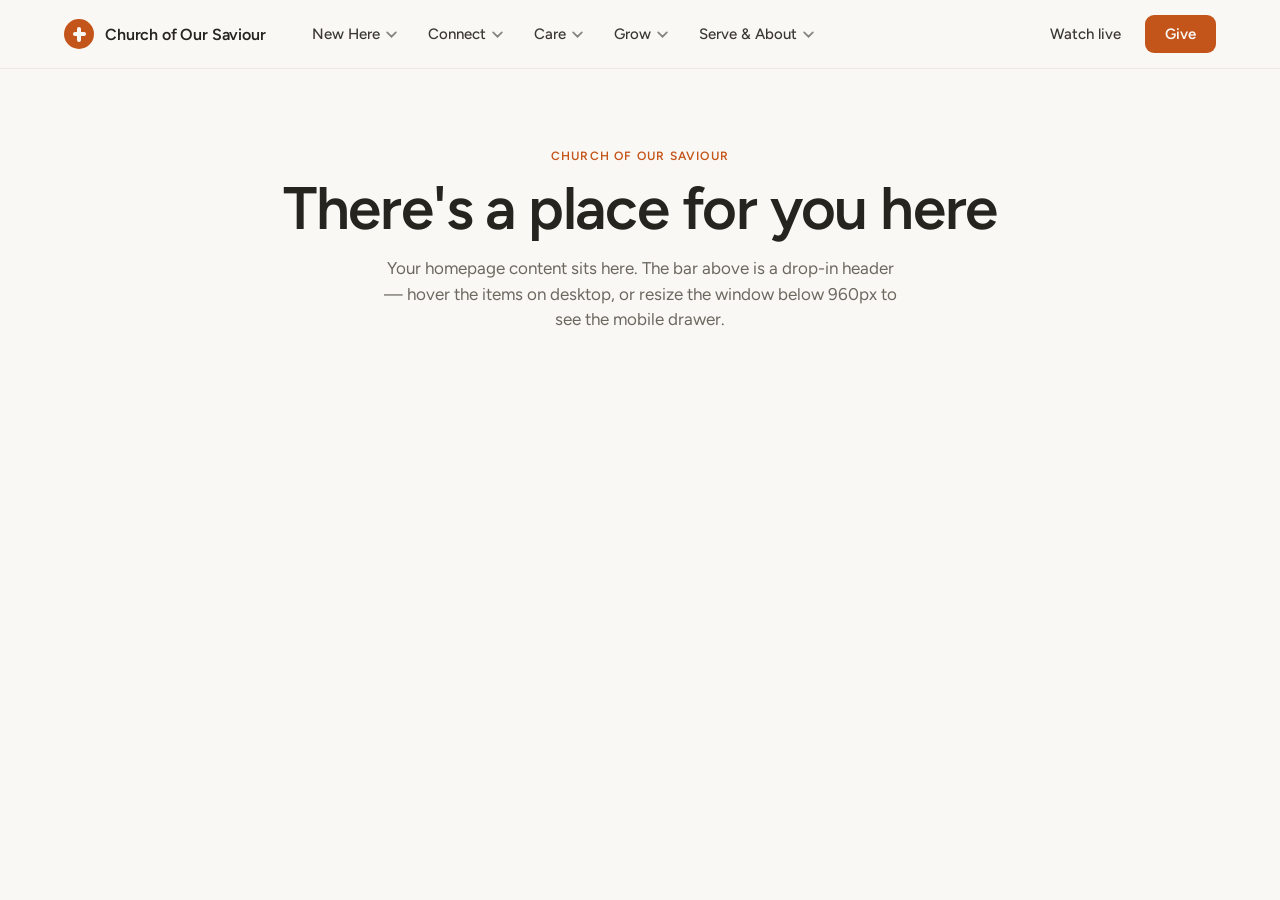
<file: coos-navbar.html>
<!DOCTYPE html>
<html lang="en">
<head>
<meta charset="utf-8">
<meta name="viewport" content="width=device-width, initial-scale=1">
<title>COOS — Navbar</title>
<link rel="preconnect" href="https://fonts.googleapis.com">
<link rel="preconnect" href="https://fonts.gstatic.com" crossorigin>
<link href="https://fonts.googleapis.com/css2?family=Figtree:wght@400;500;600&display=swap" rel="stylesheet">
<style>
  :root{
    --cream:#FAF8F5; --cream-2:#F3EFE9; --line:#EDE8E1;
    --ink:#26241F; --ink-2:#3A3833; --ink-soft:#6B6860;
    --coral:#C4551A; --coral-dark:#A0430F; --coral-soft:#E88C4D;
    --shadow:0 12px 40px rgba(38,36,31,.14);
  }
  *{margin:0;padding:0;box-sizing:border-box}
  body{font-family:'Figtree',-apple-system,BlinkMacSystemFont,sans-serif;background:var(--cream);color:var(--ink);-webkit-font-smoothing:antialiased}

  /* ---------- Bar ---------- */
  .nav{position:sticky;top:0;z-index:100;background:rgba(250,248,245,.92);backdrop-filter:saturate(140%) blur(10px);border-bottom:1px solid var(--line)}
  .nav__inner{max-width:1200px;margin:0 auto;height:68px;padding:0 24px;display:flex;align-items:center;gap:32px}
  .brand{display:flex;align-items:center;gap:11px;font-weight:600;font-size:16px;letter-spacing:-.01em;color:var(--ink);text-decoration:none;white-space:nowrap;flex-shrink:0}
  .brand .mark{width:30px;height:30px;border-radius:50%;background:var(--coral);position:relative;flex-shrink:0}
  .brand .mark:after{content:"";position:absolute;inset:0;margin:auto;width:4px;height:15px;background:var(--cream);border-radius:2px}
  .brand .mark:before{content:"";position:absolute;inset:0;margin:auto;width:13px;height:4px;background:var(--cream);border-radius:2px}

  .menu{display:flex;align-items:center;gap:2px;height:100%;flex:1}
  .item{position:relative;height:100%;display:flex;align-items:center}
  .item>button,.item>a{font:inherit;font-size:15px;font-weight:500;color:var(--ink-2);background:none;border:0;cursor:pointer;padding:8px 14px;border-radius:8px;display:flex;align-items:center;gap:5px;text-decoration:none;transition:color .15s,background .15s}
  .item>button:hover,.item>a:hover,.item.open>button{color:var(--coral);background:var(--cream-2)}
  .item>button svg{width:13px;height:13px;transition:transform .2s;opacity:.6}
  .item.open>button svg{transform:rotate(180deg)}

  .actions{display:flex;align-items:center;gap:10px;flex-shrink:0}
  .btn-ghost{font-size:15px;font-weight:500;color:var(--ink-2);text-decoration:none;padding:9px 14px;border-radius:9px;transition:color .15s,background .15s}
  .btn-ghost:hover{color:var(--coral);background:var(--cream-2)}
  .btn-solid{font-size:15px;font-weight:600;color:var(--cream);background:var(--coral);text-decoration:none;padding:10px 20px;border-radius:9px;transition:background .15s}
  .btn-solid:hover{background:var(--coral-dark)}

  /* ---------- Dropdown ---------- */
  .panel{position:absolute;top:calc(100% - 4px);left:0;min-width:520px;background:var(--cream);border:1px solid var(--line);border-radius:16px;box-shadow:var(--shadow);padding:20px;opacity:0;visibility:hidden;transform:translateY(6px);transition:opacity .18s,transform .18s,visibility .18s}
  .item.open .panel{opacity:1;visibility:visible;transform:translateY(0)}
  .panel--wide{min-width:640px}
  .panel--right{left:auto;right:0}
  .cols{display:grid;gap:22px}
  .cols-2{grid-template-columns:1fr 1fr}
  .col-h{font-size:12px;font-weight:600;letter-spacing:.06em;text-transform:uppercase;color:var(--coral);margin:0 8px 10px}
  .lnk{display:block;padding:8px;border-radius:9px;text-decoration:none;transition:background .13s}
  .lnk:hover{background:var(--cream-2)}
  .lnk .t{display:block;font-size:14.5px;font-weight:500;color:var(--ink)}
  .lnk .d{display:block;font-size:12.5px;color:var(--ink-soft);margin-top:1px;line-height:1.35}
  .lnk:hover .t{color:var(--coral)}

  .feature{background:var(--ink);border-radius:12px;padding:18px;text-decoration:none;display:flex;flex-direction:column;justify-content:flex-end;min-height:100%}
  .feature .k{font-size:11px;font-weight:600;letter-spacing:.08em;text-transform:uppercase;color:var(--coral-soft)}
  .feature .h{font-size:18px;font-weight:600;color:var(--cream);margin:6px 0 4px;letter-spacing:-.01em}
  .feature .s{font-size:13px;color:#C9C5BC;line-height:1.4}

  /* ---------- Mobile ---------- */
  .burger{display:none;margin-left:auto;background:none;border:0;cursor:pointer;padding:8px;border-radius:8px}
  .burger:hover{background:var(--cream-2)}
  .burger span{display:block;width:22px;height:2px;background:var(--ink);border-radius:2px;transition:.2s}
  .burger span+span{margin-top:5px}
  .mobile{display:none}

  @media(max-width:960px){
    .menu,.actions{display:none}
    .burger{display:block}
    .nav__inner{gap:0}
    .mobile{display:block;position:fixed;inset:68px 0 0;background:var(--cream);overflow-y:auto;padding:16px 20px 40px;transform:translateX(100%);transition:transform .25s;z-index:99}
    .mobile.open{transform:translateX(0)}
    .m-sec{border-bottom:1px solid var(--line)}
    .m-sec>button{width:100%;font:inherit;font-size:17px;font-weight:600;color:var(--ink);background:none;border:0;padding:16px 4px;display:flex;justify-content:space-between;align-items:center;cursor:pointer}
    .m-sec>button svg{width:15px;height:15px;transition:transform .2s;opacity:.5}
    .m-sec.open>button svg{transform:rotate(180deg)}
    .m-body{display:none;padding:0 4px 14px}
    .m-sec.open .m-body{display:block}
    .m-body a{display:block;padding:9px 0;font-size:15px;color:var(--ink-2);text-decoration:none}
    .m-body a .d{display:block;font-size:12.5px;color:var(--ink-soft)}
    .m-body .grp{font-size:11px;font-weight:600;letter-spacing:.06em;text-transform:uppercase;color:var(--coral);margin:12px 0 2px}
    .m-cta{display:flex;gap:10px;margin-top:22px}
    .m-cta a{flex:1;text-align:center;padding:13px;border-radius:10px;font-size:15px;font-weight:600;text-decoration:none}
    .m-cta .g{background:var(--cream-2);color:var(--ink)}
    .m-cta .s{background:var(--coral);color:var(--cream)}
  }

  /* demo page under the bar */
  .demo{max-width:1200px;margin:0 auto;padding:80px 24px;text-align:center}
  .demo .k{font-size:12px;font-weight:600;letter-spacing:.1em;text-transform:uppercase;color:var(--coral)}
  .demo h1{font-size:clamp(34px,6vw,60px);font-weight:600;letter-spacing:-.02em;margin:14px 0 0;line-height:1.05}
  .demo p{color:var(--ink-soft);font-size:17px;margin-top:16px;max-width:520px;margin-inline:auto;line-height:1.5}
</style>
</head>
<body>

<header class="nav">
  <div class="nav__inner">
    <a class="brand" href="/"><span class="mark"></span>Church of Our Saviour</a>

    <nav class="menu">
      <!-- NEW HERE -->
      <div class="item" data-menu>
        <button>New Here <svg viewBox="0 0 12 12"><path d="M2 4l4 4 4-4" stroke="currentColor" stroke-width="1.6" fill="none" stroke-linecap="round"/></svg></button>
        <div class="panel panel--wide">
          <div class="cols cols-2">
            <div>
              <div class="col-h">Plan your visit</div>
              <a class="lnk" href="/new/plan-your-visit/what-to-expect/"><span class="t">What to expect</span><span class="d">No form, no dress code, nothing expected</span></a>
              <a class="lnk" href="/new/plan-your-visit/getting-here/"><span class="t">Getting here & parking</span><span class="d">130 Margaret Drive · 10 min from Queenstown MRT</span></a>
              <a class="lnk" href="/new/plan-your-visit/with-kids/"><span class="t">Coming with kids</span><span class="d">COOSkidz check-in, age bands</span></a>
              <a class="lnk" href="/new/service-times/"><span class="t">Service times</span><span class="d">Both campuses · all languages</span></a>
            </div>
            <a class="feature" href="/new/next-step/">
              <span class="k">Your next step</span>
              <span class="h">There's a place for you here</span>
              <span class="s">Say hello, try Alpha, or find a group — whatever feels right first.</span>
            </a>
          </div>
        </div>
      </div>

      <!-- CONNECT -->
      <div class="item" data-menu>
        <button>Connect <svg viewBox="0 0 12 12"><path d="M2 4l4 4 4-4" stroke="currentColor" stroke-width="1.6" fill="none" stroke-linecap="round"/></svg></button>
        <div class="panel panel--wide">
          <div class="cols cols-2">
            <div>
              <div class="col-h">Find community</div>
              <a class="lnk" href="/connect/groups/"><span class="t">Groups directory</span><span class="d">Browse by interest, age or life stage</span></a>
              <!-- <a class="lnk" href="/connect/alpha/"><span class="t">Alpha</span><span class="d">Explore faith, no pressure</span></a>
              <a class="lnk" href="/connect/heyfam/"><span class="t">Families — Hey!FAM</span><span class="d">Parenting, marriage, family life</span></a> -->
              <a class="lnk" href="/connect/baptism-membership/"><span class="t">Baptism & membership</span></a>
            </div>
            <div>
              <div class="col-h">By life stage</div>
              <a class="lnk" href="/connect/kids/"><span class="t">Kids</span></a>
              <a class="lnk" href="/connect/sunshine/"><span class="t">Sunshine</span></a>
              <a class="lnk" href="/connect/youth/"><span class="t">Youth</span></a>
              <a class="lnk" href="/connect/young-adults/"><span class="t">Young adults</span></a>
              <a class="lnk" href="/connect/adults/"><span class="t">Adults</span></a>
              <a class="lnk" href="/connect/evergreen/"><span class="t">Seniors — Evergreen</span></a>
            </div>
          </div>
        </div>
      </div>

      <!-- CARE -->
      <div class="item" data-menu>
        <button>Care <svg viewBox="0 0 12 12"><path d="M2 4l4 4 4-4" stroke="currentColor" stroke-width="1.6" fill="none" stroke-linecap="round"/></svg></button>
        <div class="panel">
          <div class="cols">
            <div>
              <div class="col-h">We're here for you</div>
              <a class="lnk" href="/care/prayer-request/"><span class="t">Request prayer</span><span class="d">Someone will pray with you this week</span></a>
              <a class="lnk" href="/care/counselling/"><span class="t">Counselling</span></a>
              <a class="lnk" href="/care/healing/"><span class="t">Healing & healing rooms</span></a>
              <a class="lnk" href="/care/healing/inner-healing-deliverance/"><span class="t">Inner healing & deliverance</span></a>
              <a class="lnk" href="/care/choices/"><span class="t">Choices ministry</span></a>
            </div>
          </div>
        </div>
      </div>

      <!-- GROW -->
      <div class="item" data-menu>
        <button>Grow <svg viewBox="0 0 12 12"><path d="M2 4l4 4 4-4" stroke="currentColor" stroke-width="1.6" fill="none" stroke-linecap="round"/></svg></button>
        <div class="panel">
          <div class="cols">
            <div>
              <div class="col-h">Resources</div>
              <a class="lnk" href="/grow/sermons/"><span class="t">Sermon library</span><span class="d">Watch, listen, read the notes</span></a>
              <a class="lnk" href="/grow/articles/"><span class="t">Articles</span></a>
              <a class="lnk" href="/grow/stories/"><span class="t">Stories & testimonies</span></a>
              <a class="lnk" href="/grow/events/"><span class="t">What's on</span><span class="d">Upcoming events & calendar</span></a>
            </div>
          </div>
        </div>
      </div>

      <!-- SERVE & ABOUT -->
      <div class="item" data-menu>
        <button>Serve & About <svg viewBox="0 0 12 12"><path d="M2 4l4 4 4-4" stroke="currentColor" stroke-width="1.6" fill="none" stroke-linecap="round"/></svg></button>
        <div class="panel panel--wide panel--right">
          <div class="cols cols-2">
            <div>
              <div class="col-h">Serve</div>
              <a class="lnk" href="/serve/join-a-team/"><span class="t">Join a team</span><span class="d">Ways to volunteer & belong</span></a>
              <a class="lnk" href="/serve/missions/"><span class="t">Missions</span></a>
              <a class="lnk" href="/give/"><span class="t">Give</span></a>
            </div>
            <div>
              <div class="col-h">About</div>
              <a class="lnk" href="/about/beliefs/"><span class="t">What we believe</span></a>
              <a class="lnk" href="/about/vision/"><span class="t">Our vision</span></a>
              <a class="lnk" href="/about/history/"><span class="t">Our story</span></a>
              <a class="lnk" href="/about/team/"><span class="t">Our team</span></a>
              <a class="lnk" href="/contact-us/"><span class="t">Contact us</span></a>
            </div>
          </div>
        </div>
      </div>
    </nav>

    <div class="actions">
      <a class="btn-ghost" href="/live-service-portal/">Watch live</a>
      <a class="btn-solid" href="/give/">Give</a>
    </div>

    <button class="burger" aria-label="Menu" data-burger><span></span><span></span><span></span></button>
  </div>
</header>

<!-- Mobile drawer -->
<div class="mobile" data-mobile>
  <div class="m-sec"><button>New Here <svg viewBox="0 0 12 12"><path d="M2 4l4 4 4-4" stroke="currentColor" stroke-width="1.6" fill="none" stroke-linecap="round"/></svg></button>
    <div class="m-body">
      <a href="/new/plan-your-visit/what-to-expect/">What to expect<span class="d">No form, no dress code</span></a>
      <a href="/new/plan-your-visit/getting-here/">Getting here & parking</a>
      <a href="/new/plan-your-visit/with-kids/">Coming with kids</a>
      <a href="/new/service-times/">Service times</a>
      <a href="/new/next-step/">Your next step</a>
    </div></div>
  <div class="m-sec"><button>Connect <svg viewBox="0 0 12 12"><path d="M2 4l4 4 4-4" stroke="currentColor" stroke-width="1.6" fill="none" stroke-linecap="round"/></svg></button>
    <div class="m-body">
      <div class="grp">Find community</div>
      <a href="/connect/groups/">Groups directory</a>
      <a href="/connect/alpha/">Alpha</a>
      <a href="/connect/sunshine/">Sunshine</a>
      <a href="/connect/heyfam/">Families — Hey!FAM</a>
      <a href="/connect/baptism-membership/">Baptism & membership</a>
      <div class="grp">By life stage</div>
      <a href="/connect/kids/">Kids</a>
      <a href="/connect/youth/">Youth</a>
      <a href="/connect/young-adults/">Young adults</a>
      <a href="/connect/adults/">Adults</a>
      <a href="/connect/evergreen/">Seniors — Evergreen</a>
    </div></div>
  <div class="m-sec"><button>Care <svg viewBox="0 0 12 12"><path d="M2 4l4 4 4-4" stroke="currentColor" stroke-width="1.6" fill="none" stroke-linecap="round"/></svg></button>
    <div class="m-body">
      <a href="/care/prayer-request/">Request prayer</a>
      <a href="/care/counselling/">Counselling</a>
      <a href="/care/healing/">Healing & healing rooms</a>
      <a href="/care/healing/inner-healing-deliverance/">Inner healing & deliverance</a>
      <a href="/care/choices/">Choices ministry</a>
    </div></div>
  <div class="m-sec"><button>Grow <svg viewBox="0 0 12 12"><path d="M2 4l4 4 4-4" stroke="currentColor" stroke-width="1.6" fill="none" stroke-linecap="round"/></svg></button>
    <div class="m-body">
      <a href="/grow/sermons/">Sermon library</a>
      <a href="/grow/articles/">Articles</a>
      <a href="/grow/stories/">Stories & testimonies</a>
      <a href="/grow/events/">What's on</a>
    </div></div>
  <div class="m-sec"><button>Serve & About <svg viewBox="0 0 12 12"><path d="M2 4l4 4 4-4" stroke="currentColor" stroke-width="1.6" fill="none" stroke-linecap="round"/></svg></button>
    <div class="m-body">
      <div class="grp">Serve</div>
      <a href="/serve/join-a-team/">Join a team</a>
      <a href="/serve/missions/">Missions</a>
      <a href="/give/">Give</a>
      <div class="grp">About</div>
      <a href="/about/beliefs/">What we believe</a>
      <a href="/about/vision/">Our vision</a>
      <a href="/about/history/">Our story</a>
      <a href="/about/team/">Our team</a>
      <a href="/contact-us/">Contact us</a>
    </div></div>
  <div class="m-cta">
    <a class="g" href="/live-service-portal/">Watch live</a>
    <a class="s" href="/give/">Give</a>
  </div>
</div>

<main class="demo">
  <div class="k">Church of Our Saviour</div>
  <h1>There's a place for you here</h1>
  <p>Your homepage content sits here. The bar above is a drop-in header — hover the items on desktop, or resize the window below 960px to see the mobile drawer.</p>
</main>

<script>
  // Desktop: click to toggle, hover to open, outside-click / Esc to close
  const items=[...document.querySelectorAll('[data-menu]')];
  function closeAll(except){items.forEach(i=>{if(i!==except)i.classList.remove('open')})}
  items.forEach(item=>{
    const btn=item.querySelector('button');
    btn.addEventListener('click',e=>{e.stopPropagation();const o=item.classList.contains('open');closeAll();item.classList.toggle('open',!o)});
    item.addEventListener('mouseenter',()=>{if(window.innerWidth>960){closeAll(item);item.classList.add('open')}});
    item.addEventListener('mouseleave',()=>{if(window.innerWidth>960)item.classList.remove('open')});
  });
  document.addEventListener('click',()=>closeAll());
  document.addEventListener('keydown',e=>{if(e.key==='Escape'){closeAll();document.querySelector('[data-mobile]').classList.remove('open')}});

  // Mobile
  const burger=document.querySelector('[data-burger]'),mobile=document.querySelector('[data-mobile]');
  burger.addEventListener('click',()=>mobile.classList.toggle('open'));
  document.querySelectorAll('.m-sec>button').forEach(b=>b.addEventListener('click',()=>b.parentElement.classList.toggle('open')));
</script>
</body>
</html>
</file>
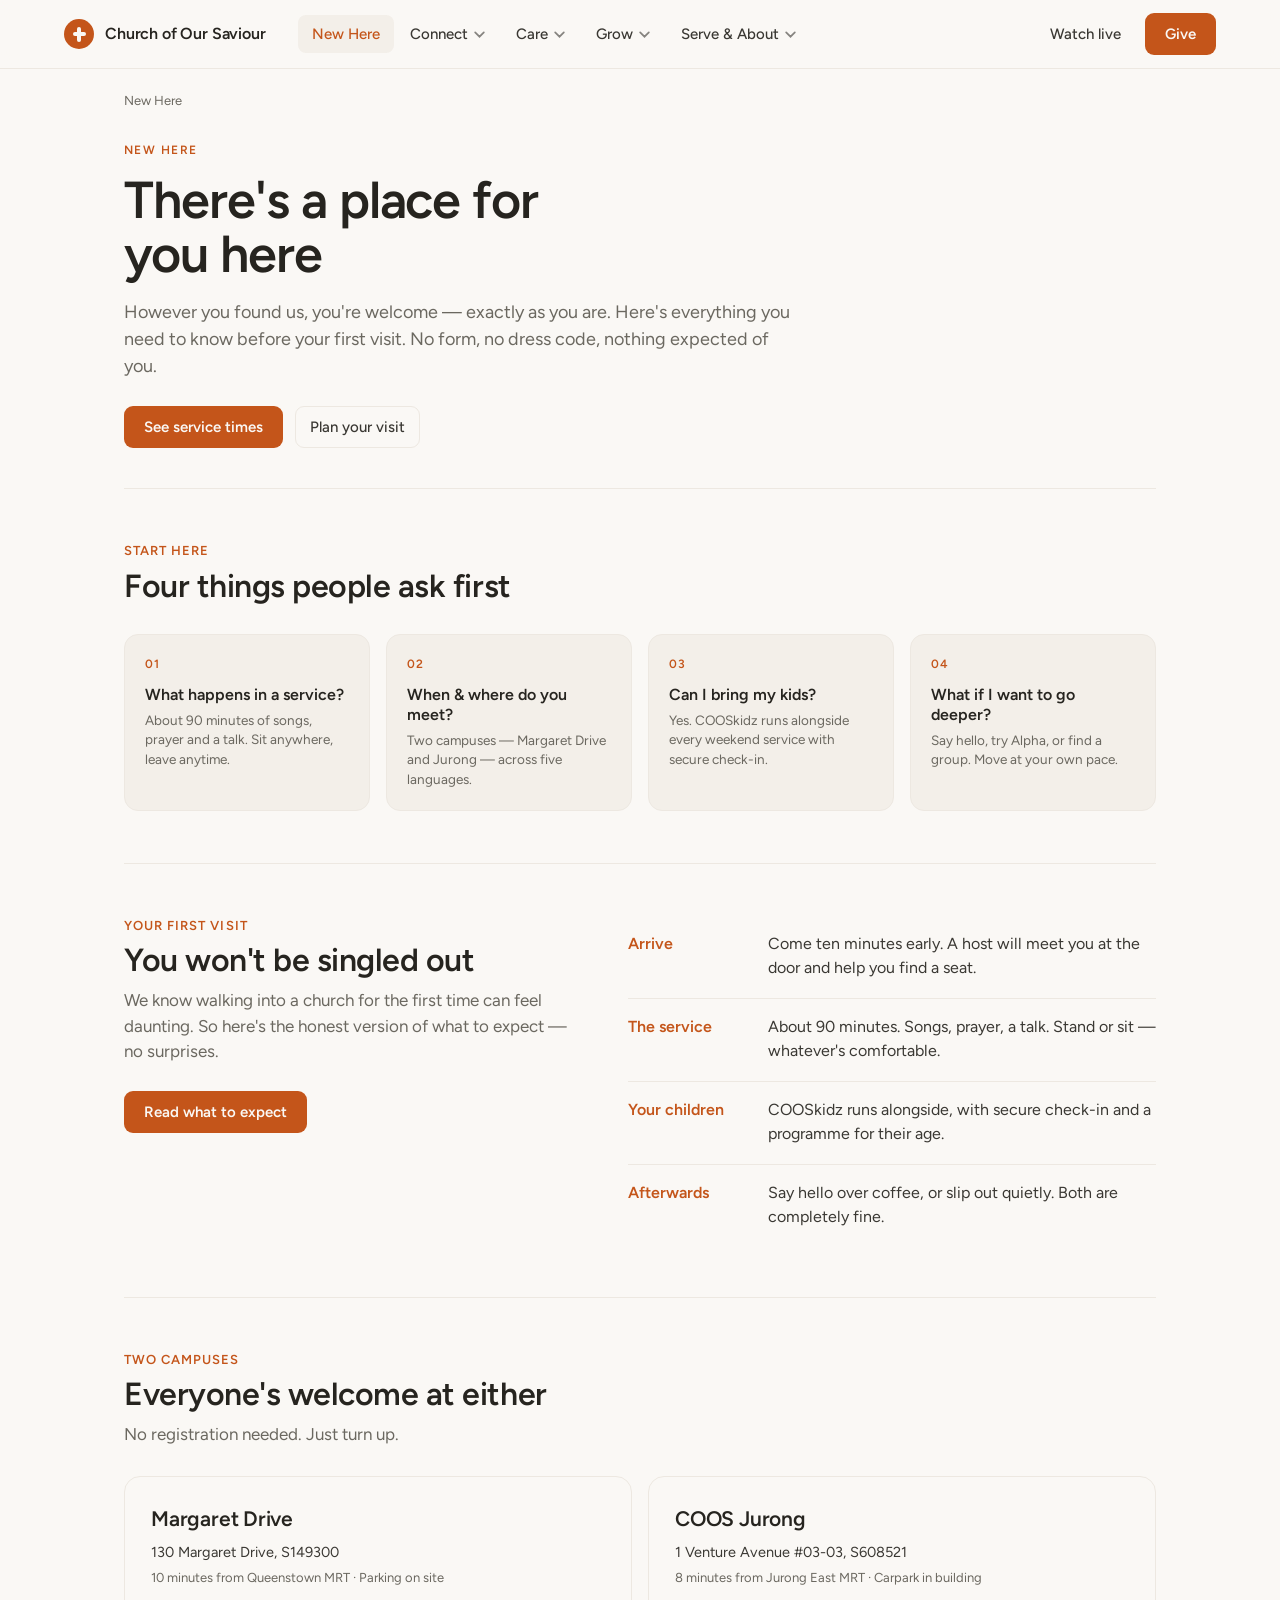
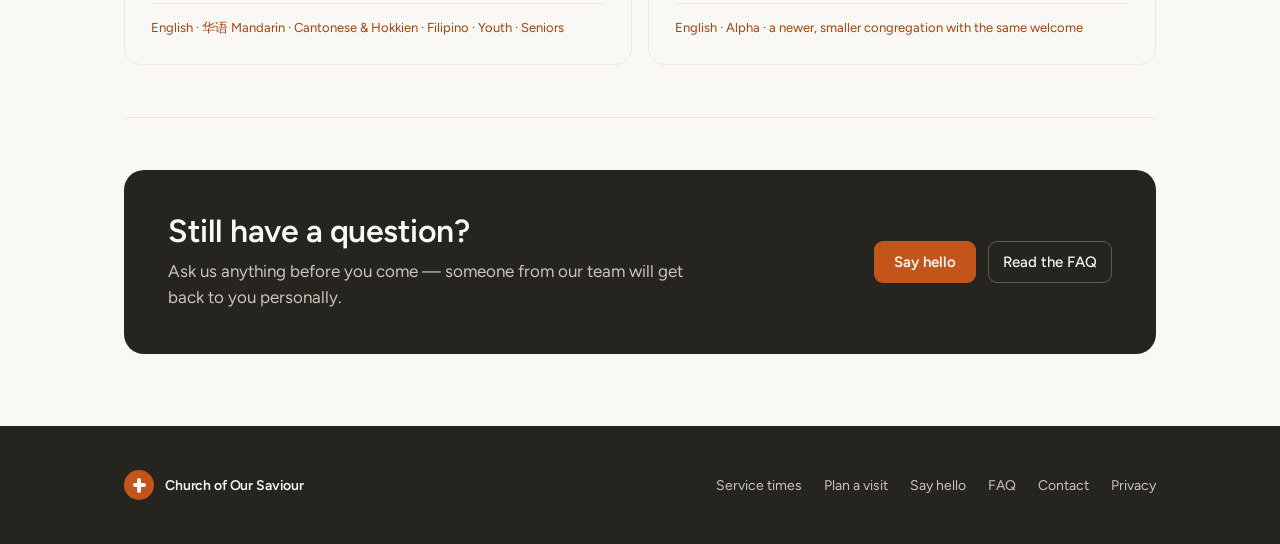
<file: new.html>
<!DOCTYPE html>
<html lang="en">
<head>
<meta charset="utf-8">
<meta name="viewport" content="width=device-width, initial-scale=1">
<title>New Here — Church of Our Saviour</title>
<link rel="preconnect" href="https://fonts.googleapis.com">
<link rel="preconnect" href="https://fonts.gstatic.com" crossorigin>
<link href="https://fonts.googleapis.com/css2?family=Figtree:wght@400;500;600&display=swap" rel="stylesheet">
<style>
  :root{
    --cream:#FAF8F5; --cream-2:#F3EFE9; --line:#EDE8E1;
    --ink:#26241F; --ink-2:#3A3833; --ink-soft:#6B6860;
    --coral:#C4551A; --coral-dark:#A0430F; --coral-soft:#E88C4D;
    --shadow:0 12px 40px rgba(38,36,31,.14);
  }
  *{margin:0;padding:0;box-sizing:border-box}
  body{font-family:'Figtree',-apple-system,BlinkMacSystemFont,sans-serif;background:var(--cream);color:var(--ink);-webkit-font-smoothing:antialiased;line-height:1.5}
  a{color:inherit}
  .wrap{max-width:1080px;margin:0 auto;padding:0 24px}

  /* ---------- Nav ---------- */
  .nav{position:sticky;top:0;z-index:100;background:rgba(250,248,245,.92);backdrop-filter:saturate(140%) blur(10px);border-bottom:1px solid var(--line)}
  .nav__inner{max-width:1200px;margin:0 auto;height:68px;padding:0 24px;display:flex;align-items:center;gap:32px}
  .brand{display:flex;align-items:center;gap:11px;font-weight:600;font-size:16px;letter-spacing:-.01em;color:var(--ink);text-decoration:none;white-space:nowrap;flex-shrink:0}
  .brand .mark{width:30px;height:30px;border-radius:50%;background:var(--coral);position:relative;flex-shrink:0}
  .brand .mark:after{content:"";position:absolute;inset:0;margin:auto;width:4px;height:15px;background:var(--cream);border-radius:2px}
  .brand .mark:before{content:"";position:absolute;inset:0;margin:auto;width:13px;height:4px;background:var(--cream);border-radius:2px}
  .menu{display:flex;align-items:center;gap:2px;height:100%;flex:1;min-width:0}
  .item{position:relative;height:100%;display:flex;align-items:center}
  .item>button,.item>a{font:inherit;font-size:15px;font-weight:500;color:var(--ink-2);background:none;border:0;cursor:pointer;padding:8px 14px;border-radius:8px;display:flex;align-items:center;gap:5px;text-decoration:none;transition:color .15s,background .15s}
  .item>button:hover,.item>a:hover,.item.open>button,.item>a.active{color:var(--coral);background:var(--cream-2)}
  .item>button svg{width:13px;height:13px;transition:transform .2s;opacity:.6}
  .item.open>button svg{transform:rotate(180deg)}
  .actions{display:flex;align-items:center;gap:10px;flex-shrink:0}
  .btn-ghost{font-size:15px;font-weight:500;color:var(--ink-2);text-decoration:none;padding:9px 14px;border-radius:9px;transition:color .15s,background .15s}
  .btn-ghost:hover{color:var(--coral);background:var(--cream-2)}
  .btn-solid{font-size:15px;font-weight:600;color:var(--cream);background:var(--coral);text-decoration:none;padding:10px 20px;border-radius:9px;transition:background .15s}
  .btn-solid:hover{background:var(--coral-dark)}
  .panel{position:absolute;top:calc(100% - 4px);left:0;min-width:440px;background:var(--cream);border:1px solid var(--line);border-radius:16px;box-shadow:var(--shadow);padding:20px;opacity:0;visibility:hidden;transform:translateY(6px);transition:opacity .18s,transform .18s,visibility .18s}
  .item.open .panel{opacity:1;visibility:visible;transform:translateY(0)}
  .panel--wide{min-width:520px}
  .panel--right{left:auto;right:0}
  .cols{display:grid;gap:22px}.cols-2{grid-template-columns:1fr 1fr}
  .col-h{font-size:12px;font-weight:600;letter-spacing:.06em;text-transform:uppercase;color:var(--coral);margin:0 8px 10px}
  .lnk{display:block;padding:8px;border-radius:9px;text-decoration:none;transition:background .13s}
  .lnk:hover{background:var(--cream-2)}
  .lnk .t{display:block;font-size:14.5px;font-weight:500;color:var(--ink)}
  .lnk .d{display:block;font-size:12.5px;color:var(--ink-soft);margin-top:1px;line-height:1.35}
  .lnk:hover .t{color:var(--coral)}
  .feature{background:var(--ink);border-radius:12px;padding:18px;text-decoration:none;display:flex;flex-direction:column;justify-content:flex-end;min-height:100%}
  .feature .k{font-size:11px;font-weight:600;letter-spacing:.08em;text-transform:uppercase;color:var(--coral-soft)}
  .feature .h{font-size:18px;font-weight:600;color:var(--cream);margin:6px 0 4px}
  .feature .s{font-size:13px;color:#C9C5BC;line-height:1.4}
  .burger{display:none;margin-left:auto;background:none;border:0;cursor:pointer;padding:8px;border-radius:8px}
  .burger:hover{background:var(--cream-2)}
  .burger span{display:block;width:22px;height:2px;background:var(--ink);border-radius:2px}
  .burger span+span{margin-top:5px}
  .mobile{display:none}
  @media(max-width:1080px){.nav__inner{gap:18px;padding:0 18px}.brand{font-size:15px}.item>button,.item>a{padding:8px 10px;font-size:14px}.btn-ghost{padding:9px 10px;font-size:14px}.btn-solid{padding:9px 15px;font-size:14px}.panel{min-width:400px}.panel--wide{min-width:480px}}
  @media(max-width:720px){
    .menu,.actions{display:none}.burger{display:block}.nav__inner{gap:0}
    .mobile{display:block;position:fixed;inset:68px 0 0;background:var(--cream);overflow-y:auto;padding:16px 20px 40px;transform:translateX(100%);transition:transform .25s;z-index:99}
    .mobile.open{transform:translateX(0)}
    .m-sec{border-bottom:1px solid var(--line)}
    .m-sec>button{width:100%;font:inherit;font-size:17px;font-weight:600;color:var(--ink);background:none;border:0;padding:16px 4px;display:flex;justify-content:space-between;align-items:center;cursor:pointer}
    .m-sec>button svg{width:15px;height:15px;transition:transform .2s;opacity:.5}
    .m-sec.open>button svg{transform:rotate(180deg)}
    .m-body{display:none;padding:0 4px 14px}.m-sec.open .m-body{display:block}
    .m-body a{display:block;padding:9px 0;font-size:15px;color:var(--ink-2);text-decoration:none}
    .m-body a .d{display:block;font-size:12.5px;color:var(--ink-soft)}
    .m-body .grp{font-size:11px;font-weight:600;letter-spacing:.06em;text-transform:uppercase;color:var(--coral);margin:12px 0 2px}
    .m-cta{display:flex;gap:10px;margin-top:22px}
    .m-cta a{flex:1;text-align:center;padding:13px;border-radius:10px;font-size:15px;font-weight:600;text-decoration:none}
    .m-cta .g{background:var(--cream-2);color:var(--ink)}.m-cta .s{background:var(--coral);color:var(--cream)}
  }

  /* ---------- Shared page furniture ---------- */
  .crumb{font-size:13px;color:var(--ink-soft);padding:22px 0 0}
  .crumb a{color:var(--ink-soft);text-decoration:none}.crumb a:hover{color:var(--coral)}
  .page-hero{padding:30px 0 40px;border-bottom:1px solid var(--line)}
  .eyebrow{font-size:12px;font-weight:600;letter-spacing:.12em;text-transform:uppercase;color:var(--coral)}
  .page-hero h1{font-size:clamp(32px,5.5vw,52px);font-weight:600;letter-spacing:-.02em;line-height:1.04;margin:14px 0 0;max-width:14ch}
  .page-hero .lede{font-size:18px;color:var(--ink-soft);margin-top:18px;max-width:56ch}
  section{padding:52px 0}
  section+section{border-top:1px solid var(--line)}
  .sec-h{font-size:13px;font-weight:600;letter-spacing:.08em;text-transform:uppercase;color:var(--coral);margin-bottom:8px}
  h2{font-size:clamp(24px,3.4vw,32px);font-weight:600;letter-spacing:-.015em;line-height:1.1}
  h2+.sub{color:var(--ink-soft);font-size:17px;margin-top:10px;max-width:56ch}
  .cta-row{display:flex;gap:12px;flex-wrap:wrap;margin-top:26px}
  .footer{background:var(--ink);color:#C9C5BC;padding:44px 0;margin-top:20px}
  .footer .wrap{display:flex;justify-content:space-between;gap:24px;flex-wrap:wrap;align-items:center}
  .footer a{color:#C9C5BC;text-decoration:none;font-size:14px}.footer a:hover{color:var(--cream)}
  .footer .fl{display:flex;gap:22px;flex-wrap:wrap}
</style>

</head>
<body>
<header class="nav">
  <div class="nav__inner">
    <a class="brand" href="new.html"><span class="mark"></span>Church of Our Saviour</a>
    <nav class="menu">
      <div class="item" data-menu>
        <a href="new.html" class="active">New Here</a>
      </div>
      <div class="item" data-menu>
        <button>Connect <svg viewBox="0 0 12 12"><path d="M2 4l4 4 4-4" stroke="currentColor" stroke-width="1.6" fill="none" stroke-linecap="round"/></svg></button>
        <div class="panel panel--wide"><div class="cols cols-2">
          <div><div class="col-h">Find community</div>
            <a class="lnk" href="#"><span class="t">Groups directory</span></a>
            <a class="lnk" href="#"><span class="t">Alpha</span></a>
            <a class="lnk" href="#"><span class="t">Families — Hey!FAM</span></a>
            <a class="lnk" href="#"><span class="t">Baptism &amp; membership</span></a></div>
          <div><div class="col-h">By life stage</div>
            <a class="lnk" href="#"><span class="t">Kids</span></a>
            <a class="lnk" href="#"><span class="t">Youth</span></a>
            <a class="lnk" href="#"><span class="t">Young adults</span></a>
            <a class="lnk" href="#"><span class="t">Adults</span></a>
            <a class="lnk" href="#"><span class="t">Seniors — Evergreen</span></a></div>
        </div></div>
      </div>
      <div class="item" data-menu>
        <button>Care <svg viewBox="0 0 12 12"><path d="M2 4l4 4 4-4" stroke="currentColor" stroke-width="1.6" fill="none" stroke-linecap="round"/></svg></button>
        <div class="panel"><div class="cols"><div><div class="col-h">We're here for you</div>
          <a class="lnk" href="#"><span class="t">Request prayer</span></a>
          <a class="lnk" href="#"><span class="t">Counselling</span></a>
          <a class="lnk" href="#"><span class="t">Healing &amp; healing rooms</span></a>
          <a class="lnk" href="#"><span class="t">Inner healing &amp; deliverance</span></a>
          <a class="lnk" href="#"><span class="t">Choices ministry</span></a></div></div></div>
      </div>
      <div class="item" data-menu>
        <button>Grow <svg viewBox="0 0 12 12"><path d="M2 4l4 4 4-4" stroke="currentColor" stroke-width="1.6" fill="none" stroke-linecap="round"/></svg></button>
        <div class="panel"><div class="cols"><div><div class="col-h">Resources</div>
          <a class="lnk" href="#"><span class="t">Sermon library</span></a>
          <a class="lnk" href="#"><span class="t">Articles</span></a>
          <a class="lnk" href="#"><span class="t">Stories &amp; testimonies</span></a>
          <a class="lnk" href="#"><span class="t">What's on</span></a></div></div></div>
      </div>
      <div class="item" data-menu>
        <button>Serve &amp; About <svg viewBox="0 0 12 12"><path d="M2 4l4 4 4-4" stroke="currentColor" stroke-width="1.6" fill="none" stroke-linecap="round"/></svg></button>
        <div class="panel panel--wide panel--right"><div class="cols cols-2">
          <div><div class="col-h">Serve</div>
            <a class="lnk" href="#"><span class="t">Join a team</span></a>
            <a class="lnk" href="#"><span class="t">Missions</span></a>
            <a class="lnk" href="#"><span class="t">Give</span></a></div>
          <div><div class="col-h">About</div>
            <a class="lnk" href="#"><span class="t">What we believe</span></a>
            <a class="lnk" href="#"><span class="t">Our vision</span></a>
            <a class="lnk" href="#"><span class="t">Our story</span></a>
            <a class="lnk" href="#"><span class="t">Our team</span></a>
            <a class="lnk" href="#"><span class="t">Contact us</span></a></div>
        </div></div>
      </div>
    </nav>
    <div class="actions">
      <a class="btn-ghost" href="#">Watch live</a>
      <a class="btn-solid" href="#">Give</a>
    </div>
    <button class="burger" aria-label="Menu" data-burger><span></span><span></span><span></span></button>
  </div>
</header>
<div class="mobile" data-mobile>
  <div class="m-sec"><a href="new.html" style="display:block;font-size:17px;font-weight:600;color:var(--coral);padding:16px 4px;text-decoration:none;border-bottom:1px solid var(--line)">New Here</a></div>
  <div class="m-sec"><button>Connect <svg viewBox="0 0 12 12"><path d="M2 4l4 4 4-4" stroke="currentColor" stroke-width="1.6" fill="none" stroke-linecap="round"/></svg></button><div class="m-body"><a href="#">Groups directory</a><a href="#">Alpha</a><a href="#">Families — Hey!FAM</a><a href="#">Kids</a><a href="#">Youth</a><a href="#">Young adults</a><a href="#">Adults</a><a href="#">Seniors — Evergreen</a></div></div>
  <div class="m-sec"><button>Care <svg viewBox="0 0 12 12"><path d="M2 4l4 4 4-4" stroke="currentColor" stroke-width="1.6" fill="none" stroke-linecap="round"/></svg></button><div class="m-body"><a href="#">Request prayer</a><a href="#">Counselling</a><a href="#">Healing</a><a href="#">Inner healing &amp; deliverance</a><a href="#">Choices ministry</a></div></div>
  <div class="m-sec"><button>Grow <svg viewBox="0 0 12 12"><path d="M2 4l4 4 4-4" stroke="currentColor" stroke-width="1.6" fill="none" stroke-linecap="round"/></svg></button><div class="m-body"><a href="#">Sermon library</a><a href="#">Articles</a><a href="#">Stories</a><a href="#">What's on</a></div></div>
  <div class="m-sec"><button>Serve &amp; About <svg viewBox="0 0 12 12"><path d="M2 4l4 4 4-4" stroke="currentColor" stroke-width="1.6" fill="none" stroke-linecap="round"/></svg></button><div class="m-body"><a href="#">Join a team</a><a href="#">Missions</a><a href="#">Give</a><a href="#">What we believe</a><a href="#">Our vision</a><a href="#">Our story</a><a href="#">Our team</a><a href="#">Contact us</a></div></div>
  <div class="m-cta"><a class="g" href="#">Watch live</a><a class="s" href="#">Give</a></div>
</div>

<main>
<div class="wrap">
  <div class="crumb">New Here</div>
  <div class="page-hero">
    <div class="eyebrow">New here</div>
    <h1>There's a place for you here</h1>
    <p class="lede">However you found us, you're welcome — exactly as you are. Here's everything you need to know before your first visit. No form, no dress code, nothing expected of you.</p>
    <div class="cta-row">
      <a class="btn-solid" href="service-times.html">See service times</a>
      <a class="btn-ghost" href="plan-your-visit.html" style="border:1px solid var(--line)">Plan your visit</a>
    </div>
  </div>
</div>

<div class="wrap">
  <section style="border-top:none">
    <div class="sec-h">Start here</div>
    <h2>Four things people ask first</h2>
    <div class="grid4">
      <a class="tile" href="plan-your-visit-what-to-expect.html">
        <span class="tn">01</span><span class="tt">What happens in a service?</span>
        <span class="td">About 90 minutes of songs, prayer and a talk. Sit anywhere, leave anytime.</span>
      </a>
      <a class="tile" href="service-times.html">
        <span class="tn">02</span><span class="tt">When & where do you meet?</span>
        <span class="td">Two campuses — Margaret Drive and Jurong — across five languages.</span>
      </a>
      <a class="tile" href="plan-your-visit.html">
        <span class="tn">03</span><span class="tt">Can I bring my kids?</span>
        <span class="td">Yes. COOSkidz runs alongside every weekend service with secure check-in.</span>
      </a>
      <a class="tile" href="next-step.html">
        <span class="tn">04</span><span class="tt">What if I want to go deeper?</span>
        <span class="td">Say hello, try Alpha, or find a group. Move at your own pace.</span>
      </a>
    </div>
  </section>

  <section>
    <div class="split">
      <div>
        <div class="sec-h">Your first visit</div>
        <h2>You won't be singled out</h2>
        <p class="sub">We know walking into a church for the first time can feel daunting. So here's the honest version of what to expect — no surprises.</p>
        <div class="cta-row"><a class="btn-solid" href="plan-your-visit-what-to-expect.html">Read what to expect</a></div>
      </div>
      <div class="steps">
        <div class="step"><span class="sk">Arrive</span><span class="sd">Come ten minutes early. A host will meet you at the door and help you find a seat.</span></div>
        <div class="step"><span class="sk">The service</span><span class="sd">About 90 minutes. Songs, prayer, a talk. Stand or sit — whatever's comfortable.</span></div>
        <div class="step"><span class="sk">Your children</span><span class="sd">COOSkidz runs alongside, with secure check-in and a programme for their age.</span></div>
        <div class="step"><span class="sk">Afterwards</span><span class="sd">Say hello over coffee, or slip out quietly. Both are completely fine.</span></div>
      </div>
    </div>
  </section>

  <section>
    <div class="sec-h">Two campuses</div>
    <h2>Everyone's welcome at either</h2>
    <p class="sub">No registration needed. Just turn up.</p>
    <div class="campus2">
      <a class="campus" href="service-times.html">
        <span class="cn">Margaret Drive</span>
        <span class="ca">130 Margaret Drive, S149300</span>
        <span class="cm">10 minutes from Queenstown MRT · Parking on site</span>
        <span class="ct">English · 华语 Mandarin · Cantonese &amp; Hokkien · Filipino · Youth · Seniors</span>
      </a>
      <a class="campus" href="service-times.html">
        <span class="cn">COOS Jurong</span>
        <span class="ca">1 Venture Avenue #03-03, S608521</span>
        <span class="cm">8 minutes from Jurong East MRT · Carpark in building</span>
        <span class="ct">English · Alpha · a newer, smaller congregation with the same welcome</span>
      </a>
    </div>
  </section>

  <section>
    <div class="cta-band">
      <div>
        <h2 style="color:var(--cream)">Still have a question?</h2>
        <p style="color:#C9C5BC;font-size:17px;margin-top:10px;max-width:48ch">Ask us anything before you come — someone from our team will get back to you personally.</p>
      </div>
      <div class="cta-row" style="margin:0">
        <a class="btn-solid" href="next-step.html">Say hello</a>
        <a class="btn-ghost" href="#" style="color:var(--cream);border:1px solid rgba(255,255,255,.25)">Read the FAQ</a>
      </div>
    </div>
  </section>
</div>

<style>
  .grid4{display:grid;grid-template-columns:repeat(4,1fr);gap:16px;margin-top:30px}
  .tile{display:flex;flex-direction:column;background:var(--cream-2);border:1px solid var(--line);border-radius:14px;padding:20px;text-decoration:none;transition:border-color .15s,transform .15s}
  .tile:hover{border-color:var(--coral-soft);transform:translateY(-2px)}
  .tile .tn{font-size:12px;font-weight:600;color:var(--coral);letter-spacing:.05em}
  .tile .tt{font-size:16px;font-weight:600;color:var(--ink);margin:12px 0 6px;line-height:1.25}
  .tile .td{font-size:13.5px;color:var(--ink-soft);line-height:1.45}
  .split{display:grid;grid-template-columns:1fr 1.15fr;gap:44px;align-items:start}
  .steps{display:flex;flex-direction:column;gap:2px}
  .step{display:grid;grid-template-columns:120px 1fr;gap:20px;padding:16px 0;border-top:1px solid var(--line)}
  .step:first-child{border-top:none}
  .step .sk{font-weight:600;color:var(--coral)}
  .step .sd{color:var(--ink-2)}
  .campus2{display:grid;grid-template-columns:1fr 1fr;gap:16px;margin-top:28px}
  .campus{display:flex;flex-direction:column;background:var(--cream);border:1px solid var(--line);border-radius:16px;padding:26px;text-decoration:none;transition:border-color .15s}
  .campus:hover{border-color:var(--coral-soft)}
  .campus .cn{font-size:21px;font-weight:600;color:var(--ink);letter-spacing:-.01em}
  .campus .ca{font-size:14.5px;color:var(--ink-2);margin-top:8px}
  .campus .cm{font-size:13px;color:var(--ink-soft);margin-top:4px}
  .campus .ct{font-size:13px;color:var(--coral-dark);margin-top:16px;padding-top:14px;border-top:1px solid var(--line);line-height:1.5}
  .cta-band{background:var(--ink);border-radius:20px;padding:44px;display:flex;justify-content:space-between;align-items:center;gap:28px;flex-wrap:wrap}
  @media(max-width:860px){.grid4{grid-template-columns:1fr 1fr}.split{grid-template-columns:1fr;gap:28px}.campus2{grid-template-columns:1fr}}
  @media(max-width:520px){.grid4{grid-template-columns:1fr}.step{grid-template-columns:1fr;gap:2px}}
</style>

</main>
<footer class="footer"><div class="wrap">
<a class="brand" href="new.html" style="color:var(--cream)"><span class="mark"></span>Church of Our Saviour</a>
<div class="fl"><a href="service-times.html">Service times</a><a href="plan-your-visit.html">Plan a visit</a><a href="next-step.html">Say hello</a><a href="#">FAQ</a><a href="#">Contact</a><a href="#">Privacy</a></div>
</div></footer>
<script>
  const items=[...document.querySelectorAll('[data-menu]')];
  function closeAll(except){items.forEach(i=>{if(i!==except)i.classList.remove('open')})}
  items.forEach(item=>{
    const btn=item.querySelector('button');if(!btn)return;
    btn.addEventListener('click',e=>{e.stopPropagation();const o=item.classList.contains('open');closeAll();item.classList.toggle('open',!o)});
    item.addEventListener('mouseenter',()=>{if(window.innerWidth>720){closeAll(item);item.classList.add('open')}});
    item.addEventListener('mouseleave',()=>{if(window.innerWidth>720)item.classList.remove('open')});
  });
  document.addEventListener('click',()=>closeAll());
  const mob=document.querySelector('[data-mobile]');
  document.addEventListener('keydown',e=>{if(e.key==='Escape'){closeAll();mob&&mob.classList.remove('open')}});
  const burger=document.querySelector('[data-burger]');
  burger&&burger.addEventListener('click',()=>mob.classList.toggle('open'));
  document.querySelectorAll('.m-sec>button').forEach(b=>b.addEventListener('click',()=>b.parentElement.classList.toggle('open')));
</script>

</body>
</html>
</file>
